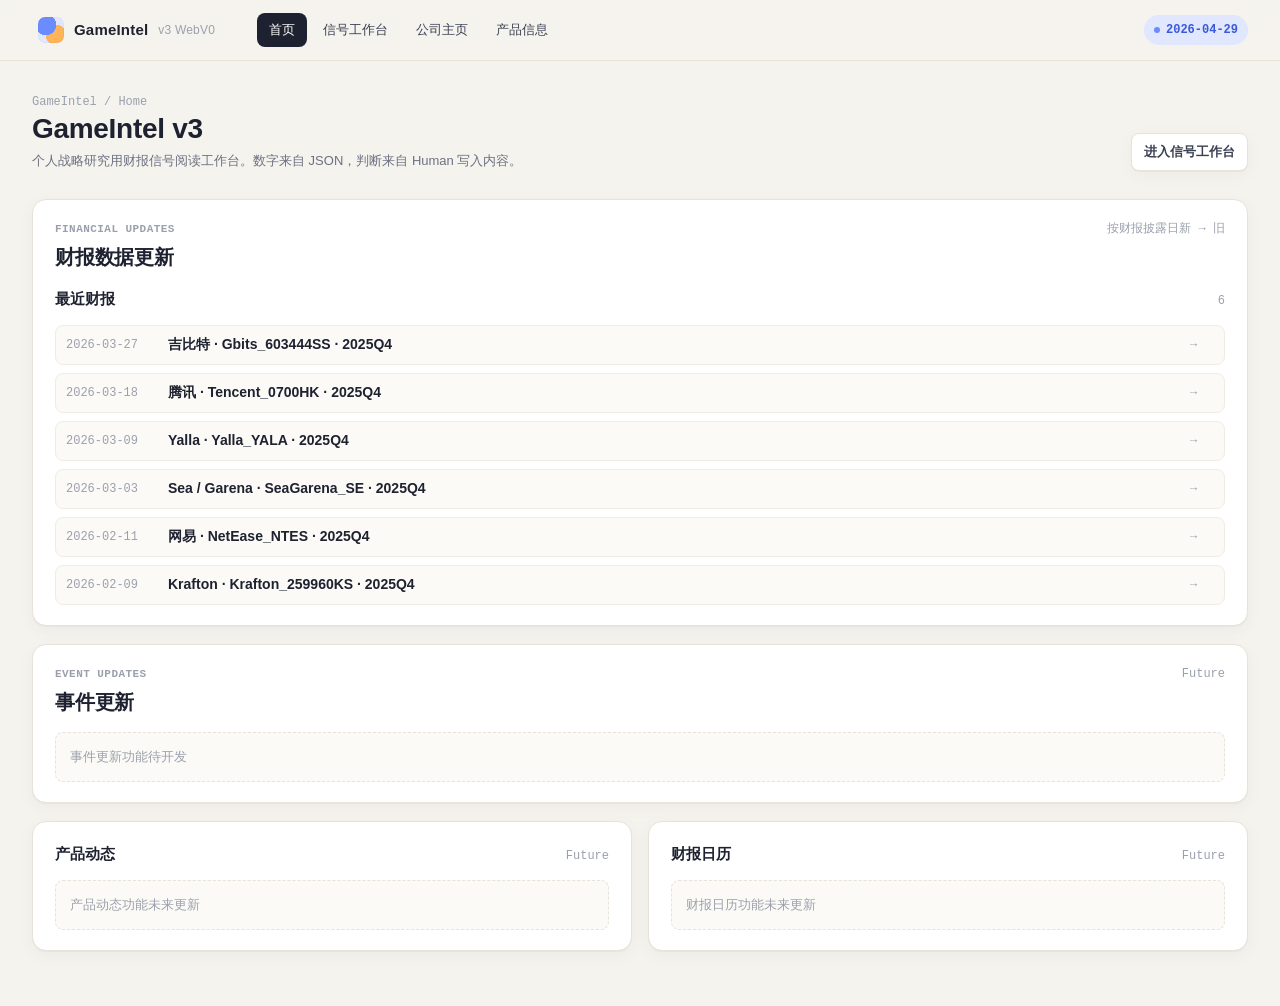
<file: index.html>
<!doctype html>
<html lang="zh-CN">
<head>
  <meta charset="UTF-8" />
  <meta name="viewport" content="width=device-width, initial-scale=1" />
  <title>GameIntel v3 WebV0</title>
  <link rel="stylesheet" href="styles.css" />
</head>
<body>
  <div id="root"></div>
  <script src="data/gi_web_data.js"></script>
  <script src="app.js"></script>
</body>
</html>
</file>
<file: styles.css>
:root {
  --bg: #f5f3ee;
  --paper: #ffffff;
  --paper-soft: #fbfaf6;
  --ink: #1e2230;
  --ink-2: #3a4152;
  --ink-3: #6b7180;
  --ink-4: #9ba0ad;
  --line: #e7e3d8;
  --line-soft: #efece3;
  --c1: #6a8cff;
  --c1-soft: #e0e7ff;
  --c2: #ffb45a;
  --c2-soft: #fde8cb;
  --c3: #4ec9a3;
  --c3-soft: #d5f0e4;
  --c4: #e86a7c;
  --c5: #a788ff;
  --c6: #5dc4e0;
  --warn: #db8b21;
  --shadow: 0 1px 0 rgba(30, 34, 48, 0.04), 0 4px 18px rgba(30, 34, 48, 0.04);
  --font: "Helvetica Neue", Helvetica, "PingFang SC", "Hiragino Sans GB", "Microsoft YaHei", sans-serif;
  --font-mono: "SF Mono", "JetBrains Mono", ui-monospace, Menlo, Consolas, monospace;
}

* { box-sizing: border-box; }
body {
  margin: 0;
  color: var(--ink);
  background: var(--bg);
  font-family: var(--font);
  font-size: 14px;
  line-height: 1.55;
  -webkit-font-smoothing: antialiased;
  font-feature-settings: "tnum" 1;
}
button, input, select { font: inherit; }
button { cursor: pointer; }

.topbar {
  position: sticky;
  top: 0;
  z-index: 20;
  min-height: 60px;
  padding: 0;
  background: rgba(245, 243, 238, 0.88);
  border-bottom: 1px solid var(--line);
  backdrop-filter: saturate(180%) blur(10px);
}
.topbar-inner {
  display: flex;
  align-items: center;
  gap: 20px;
  width: min(1280px, 100%);
  min-height: 60px;
  margin: 0 auto;
  padding: 0 32px;
}
.brand {
  display: flex;
  align-items: center;
  gap: 10px;
  border: 0;
  background: transparent;
  color: var(--ink);
  font-weight: 700;
  letter-spacing: 0.2px;
  font-size: 15px;
}
.brand-mark {
  width: 26px;
  height: 26px;
  border-radius: 7px;
  background:
    radial-gradient(circle at 30% 30%, var(--c1) 0 40%, transparent 41%),
    radial-gradient(circle at 70% 70%, var(--c2) 0 40%, transparent 41%),
    var(--c1-soft);
  box-shadow: inset 0 0 0 1px rgba(0, 0, 0, 0.03);
}
.version, .brand-sub {
  padding-left: 0;
  border-left: 0;
  color: var(--ink-4);
  font-weight: 500;
  font-size: 12px;
}
.nav {
  display: flex;
  align-items: center;
  gap: 4px;
  margin-left: 16px;
}
.nav button {
  border: 0;
  border-radius: 8px;
  background: transparent;
  color: var(--ink-2);
  padding: 7px 12px;
  font-size: 13px;
  font-weight: 500;
  transition: background 0.15s, color 0.15s;
}
.nav button:hover { background: var(--line-soft); }
.nav button.active {
  background: var(--ink);
  color: #fff;
}
.data-pill, .period-chip {
  margin-left: auto;
  border: 0;
  border-radius: 999px;
  color: #3a5bd9;
  background: var(--c1-soft);
  padding: 6px 10px;
  font-family: var(--font-mono);
  font-size: 12px;
  font-weight: 600;
}
.period-chip::before {
  content: "";
  width: 6px;
  height: 6px;
  border-radius: 50%;
  background: var(--c1);
  display: inline-block;
  margin-right: 6px;
}
.topbar-spacer { flex: 1; }
.app-shell, .page {
  width: min(1280px, calc(100vw - 64px));
  margin: 0 auto;
  padding: 32px 0 56px;
}
.eyebrow, .selector-label {
  color: var(--ink-4);
  font-family: var(--font-mono);
  font-size: 11px;
  font-weight: 600;
  letter-spacing: 0.45px;
  text-transform: uppercase;
}
.pill {
  display: inline-flex;
  align-items: center;
  min-height: 0;
  border: 1px solid var(--line);
  border-radius: 999px;
  background: var(--line-soft);
  color: var(--ink-2);
  padding: 4px 9px;
  font-family: var(--font-mono);
  font-size: 11px;
  font-weight: 600;
}
.page-hero {
  display: flex;
  justify-content: space-between;
  gap: 22px;
  align-items: flex-end;
  margin: 0 0 28px;
}
.crumbs, .meta, .dim {
  color: var(--ink-4);
  font-family: var(--font-mono);
  font-size: 12px;
}
.page-title {
  margin: 0;
  font-size: 28px;
  font-weight: 700;
  line-height: 1.18;
  letter-spacing: -0.3px;
}
.page-subtitle {
  max-width: 760px;
  color: var(--ink-3);
  margin-top: 6px;
  font-size: 13px;
  line-height: 1.6;
}
.soft-btn {
  border: 1px solid var(--line);
  border-radius: 8px;
  background: var(--paper);
  color: var(--ink-2);
  padding: 8px 12px;
  font-size: 13px;
  font-weight: 600;
  box-shadow: var(--shadow);
}
.card {
  background: var(--paper);
  border: 1px solid var(--line);
  border-radius: 14px;
  box-shadow: var(--shadow);
}
.card-pad { padding: 20px 22px; }
.card-title {
  display: flex;
  justify-content: space-between;
  gap: 12px;
  align-items: baseline;
  margin: 0 0 14px;
}
.card-title h3, .card-title h2 {
  margin: 0;
  font-size: 15px;
  font-weight: 600;
  letter-spacing: -0.1px;
}
.home-grid {
  display: grid;
  grid-template-columns: repeat(2, minmax(0, 1fr));
  gap: 16px;
}
.summary-hero {
  border: 1px solid var(--line);
  border-radius: 14px;
  background: var(--paper);
  box-shadow: var(--shadow);
  padding: 20px 22px;
}
.summary-hero h2 {
  margin: 4px 0 16px;
  font-size: 20px;
  font-weight: 700;
  letter-spacing: -0.2px;
}
.home-section-title h2 {
  margin-bottom: 0;
}
.home-section-gap {
  margin-top: 18px;
}
.update-grid, .grid-2 {
  display: grid;
  grid-template-columns: repeat(2, minmax(0, 1fr));
  gap: 16px;
}
.grid { display: grid; gap: 16px; }
.memo-list { display: grid; gap: 8px; }
.update-list { display: grid; gap: 8px; }
.memo-item {
  display: grid;
  grid-template-columns: 92px 1fr 24px;
  gap: 10px;
  align-items: center;
  min-height: 40px;
  padding: 8px 10px;
  border: 1px solid var(--line-soft);
  border-radius: 8px;
  background: var(--paper-soft);
}
.memo-date, .memo-type {
  color: var(--ink-4);
  font-family: var(--font-mono);
  font-size: 12px;
}
.memo-title {
  min-width: 0;
  overflow: hidden;
  text-overflow: ellipsis;
  white-space: nowrap;
  font-weight: 600;
}

.selector-panel { margin-bottom: 16px; }
.selector-topline {
  display: flex;
  justify-content: space-between;
  gap: 18px;
  align-items: flex-start;
  margin-bottom: 18px;
}
.selector-topline h3 {
  margin: 3px 0 2px;
  font-size: 18px;
  font-weight: 700;
  letter-spacing: -0.2px;
}
.selector-summary {
  display: flex;
  gap: 10px;
  flex-wrap: wrap;
  justify-content: flex-end;
  align-items: center;
}
.period-type-switch, .workbench-tabs {
  display: flex;
  gap: 4px;
  padding: 4px;
  border: 1px solid var(--line);
  border-radius: 12px;
  background: rgba(255, 255, 255, 0.55);
}
.period-type-switch button, .workbench-tabs button {
  border: 0;
  background: transparent;
  border-radius: 8px;
  padding: 7px 12px;
  color: var(--ink-3);
  font-size: 13px;
  font-weight: 600;
}
.period-type-switch button.active, .workbench-tabs button.active {
  background: var(--ink);
  color: #fff;
}
.range-label {
  border: 1px solid var(--line);
  border-radius: 999px;
  padding: 6px 10px;
  color: var(--ink-2);
  background: var(--paper);
  font-family: var(--font-mono);
  font-size: 12px;
}
.selector-stack { display: grid; gap: 14px; }
.company-combobox {
  position: relative;
  display: grid;
  gap: 10px;
}
.company-search-input {
  width: 100%;
  border: 1px solid var(--line);
  border-radius: 8px;
  background: var(--paper);
  padding: 10px 12px;
  color: var(--ink);
  font-size: 13px;
  transition: border-color 0.15s, box-shadow 0.15s;
}
.company-search-input:focus,
.period-input-grid input:focus {
  outline: none;
  border-color: var(--c1);
  box-shadow: 0 0 0 3px rgba(106, 140, 255, 0.14);
}
.combo-menu {
  display: grid;
  gap: 6px;
  margin-top: 0;
  max-height: 190px;
  overflow: auto;
}
.combo-menu[hidden],
.combo-option[hidden],
.combo-empty[hidden] {
  display: none;
}
.combo-option, .quick-company-row button {
  border: 1px solid var(--line);
  border-radius: 8px;
  background: var(--paper);
  padding: 8px 10px;
  color: var(--ink-2);
  font-size: 12.5px;
  font-weight: 600;
  text-align: left;
}
.quick-company-row .quick-action {
  border-color: #c8d3ff;
  background: #eef3ff;
  color: #3a5bd9;
}
.quick-company-row .quick-action:hover {
  border-color: var(--c1);
  background: var(--c1-soft);
  color: #2d4ac4;
}
.combo-option {
  display: flex;
  justify-content: space-between;
  gap: 12px;
  width: 100%;
}
.combo-option span:nth-child(2) { font-weight: 600; }
.combo-option em {
  margin-left: auto;
  color: var(--ink-4);
  font-style: normal;
  font-family: var(--font-mono);
  font-size: 12px;
}
.combo-empty, .selector-note {
  color: var(--ink-4);
  font-size: 13px;
}
.company-avatar {
  width: 20px;
  height: 20px;
  display: inline-flex;
  align-items: center;
  justify-content: center;
  place-items: center;
  flex: 0 0 auto;
  border-radius: 50%;
  background: var(--c1-soft);
  color: #3a5bd9;
  font-family: var(--font-mono);
  font-size: 11px;
  font-weight: 700;
}
.combo-option:hover, .quick-company-row button:hover {
  border-color: var(--c1);
  background: var(--c1-soft);
  color: #2d4ac4;
}
.selected-company-row, .quick-company-row, .selected-company-list {
  display: flex;
  flex-wrap: wrap;
  gap: 8px;
}
.selected-company-row {
  align-items: center;
  padding: 2px 0 4px;
}
.selected-company-list {
  align-items: center;
  min-height: 32px;
}
.selection-clear-action {
  border: 1px solid var(--line);
  border-radius: 8px;
  background: var(--line-soft);
  color: var(--ink-3);
  padding: 6px 10px;
  font-size: 12.5px;
  font-weight: 600;
}
.selection-clear-action:hover {
  border-color: #d6cdbf;
  background: var(--bg);
  color: var(--ink-2);
}
.selected-company-chip {
  display: inline-flex;
  align-items: center;
  gap: 7px;
  border: 1px solid var(--line);
  border-radius: 999px;
  background: var(--bg);
  color: var(--ink-2);
  padding: 5px 9px 5px 4px;
  font-size: 12.5px;
  font-weight: 600;
}
.quick-company-row {
  gap: 10px;
}
.period-input-panel {
  border-top: 1px solid var(--line-soft);
  padding-top: 14px;
}
.period-input-grid {
  display: grid;
  grid-template-columns: repeat(2, minmax(0, 1fr));
  gap: 12px;
}
.period-input-grid label {
  display: grid;
  gap: 7px;
  color: var(--ink-3);
  font-size: 12px;
  font-weight: 600;
}
.period-input-grid input {
  width: 100%;
  border: 1px solid var(--line);
  border-radius: 8px;
  background: var(--paper);
  color: var(--ink);
  padding: 8px 10px;
  font-size: 13px;
  font-family: var(--font-mono);
  font-weight: 600;
  transition: border-color 0.15s, box-shadow 0.15s;
}

.insight-panel { margin-bottom: 16px; }
.insight-source { margin-bottom: 10px; }
.insight-lines { display: grid; gap: 8px; }
.insight-line {
  display: grid;
  grid-template-columns: 28px 1fr;
  gap: 10px;
  padding: 10px 12px;
  border: 1px solid var(--line-soft);
  border-radius: 8px;
  background: var(--paper-soft);
}
.insight-line span {
  width: 20px;
  height: 20px;
  display: grid;
  place-items: center;
  border-radius: 50%;
  background: var(--ink);
  color: #fff;
  font-size: 11px;
  font-weight: 700;
}
.insight-line p {
  margin: 1px 0 0;
  color: var(--ink-2);
  font-size: 13px;
  line-height: 1.65;
}
.insight-empty-state, .data-missing {
  color: var(--ink-4);
  border: 1px dashed var(--line);
  border-radius: 8px;
  padding: 14px;
  background: var(--paper-soft);
  font-size: 13px;
}
.workbench-tabs {
  width: fit-content;
  margin: 16px 0;
}
.tab-stack { display: grid; gap: 16px; }
.section-kicker {
  display: flex;
  justify-content: space-between;
  gap: 12px;
  align-items: baseline;
  margin-top: 8px;
}
.section-kicker h1 { margin: 0; font-size: 24px; }

.metric-pair { display: grid; gap: 12px; }
.metric-pair-head {
  display: flex;
  justify-content: space-between;
  gap: 12px;
  align-items: flex-start;
}
.metric-pair-head h2 {
  margin: 0;
  font-size: 18px;
  font-weight: 700;
  letter-spacing: -0.2px;
}
.metric-head-actions {
  display: flex;
  justify-content: flex-end;
  align-items: flex-start;
  gap: 8px;
  flex-wrap: wrap;
}
.metric-note-line {
  margin-top: 2px;
  color: var(--ink-4);
  font-size: 12px;
  line-height: 1.6;
}
.metric-combo-grid {
  display: grid;
  grid-template-columns: repeat(2, minmax(0, 1fr));
  gap: 14px;
  align-items: stretch;
}
.metric-combo-panel {
  display: flex;
  flex-direction: column;
  min-width: 0;
  min-height: 330px;
  border: 1px solid var(--line-soft);
  border-radius: 10px;
  background: #fffdf8;
  padding: 13px;
}
.metric-combo-title {
  display: flex;
  justify-content: space-between;
  gap: 10px;
  align-items: baseline;
  margin-bottom: 9px;
}
.metric-combo-title span {
  color: var(--ink-2);
  font-size: 13px;
  font-weight: 700;
}
.metric-combo-title em {
  font-style: normal;
  font-family: var(--font-mono);
  color: var(--ink-2);
  font-size: 13px;
  font-weight: 700;
}
.dim-switch {
  display: flex;
  flex-wrap: wrap;
  gap: 6px;
  margin-bottom: 9px;
}
.dim-switch button {
  border: 1px solid var(--line);
  border-radius: 999px;
  background: var(--paper);
  color: var(--ink-3);
  padding: 5px 9px;
  font-size: 12px;
  font-weight: 600;
}
.dim-switch button.active {
  background: var(--ink);
  border-color: var(--ink);
  color: #fff;
}
.reason-text {
  border-top: 1px solid var(--line-soft);
  margin-top: 10px;
  padding-top: 10px;
  color: var(--ink-3);
  font-size: 13px;
  line-height: 1.65;
}
.reason-text p { margin: 0; }
.chart-area {
  min-width: 0;
  flex: 1;
  display: flex;
  flex-direction: column;
}
.chart-area svg {
  display: block;
  width: 100%;
  height: 250px;
  flex: 0 0 250px;
  overflow: visible;
}
.chart-area.compact svg { height: 230px; }
.grid-line {
  stroke: var(--line-soft);
  stroke-width: 1;
}
.axis-label {
  fill: var(--ink-4);
  font-size: 11px;
  font-family: var(--font);
  font-weight: 500;
}
.chart-value-label {
  fill: var(--ink-2);
  font-family: var(--font-mono);
  font-size: 11px;
  font-weight: 700;
  paint-order: stroke;
  stroke: var(--paper);
  stroke-width: 3px;
  stroke-linejoin: round;
}
.line-path {
  fill: none;
  stroke-width: 2.4;
  stroke-linecap: round;
  stroke-linejoin: round;
}
.chart-hotspot {
  pointer-events: all;
  outline: none;
}
.chart-hotspot:hover {
  filter: brightness(0.96);
  stroke: var(--ink-2);
  stroke-width: 1.4;
}
.chart-legend {
  display: flex;
  flex-wrap: wrap;
  gap: 10px 14px;
  margin-top: 8px;
  color: var(--ink-3);
  font-size: 12px;
  font-weight: 500;
}
.chart-legend span {
  display: inline-flex;
  align-items: center;
  gap: 6px;
}
.chart-legend i {
  width: 9px;
  height: 9px;
  display: inline-block;
  border-radius: 3px;
}
.chart-tooltip {
  position: fixed;
  z-index: 99;
  max-width: 260px;
  pointer-events: none;
  opacity: 0;
  transform: translateY(4px);
  transition: opacity 0.12s ease, transform 0.12s ease;
  white-space: pre-line;
  border: 1px solid var(--line);
  border-radius: 8px;
  background: rgba(255, 255, 255, 0.96);
  box-shadow: 0 18px 45px rgba(30, 34, 48, 0.16);
  color: var(--ink);
  padding: 10px 12px;
  font-size: 12px;
  line-height: 1.55;
}
.chart-tooltip.show {
  opacity: 1;
  transform: translateY(0);
}

.product-grid, .compare-grid {
  display: grid;
  grid-template-columns: repeat(2, minmax(0, 1fr));
  gap: 14px;
}
.product-item {
  border: 1px solid var(--line);
  border-radius: 8px;
  background: var(--paper);
  padding: 12px;
}
.product-item h4 {
  margin: 0 0 8px;
  font-size: 14px;
  font-weight: 700;
}
.product-item p {
  margin: 0;
  color: var(--ink-3);
  font-size: 13px;
  line-height: 1.55;
}
.kw-row { display: flex; flex-wrap: wrap; gap: 8px; }
.kw {
  border: 1px solid var(--line);
  border-radius: 999px;
  padding: 5px 9px;
  background: var(--bg);
  color: var(--ink-2);
  font-size: 12px;
  font-weight: 600;
}
.strategy-period-list {
  display: grid;
  gap: 12px;
}
.strategy-period {
  border: 1px solid var(--line-soft);
  border-radius: 12px;
  padding: 13px 14px;
  background: #fffdf8;
}
.strategy-period-head {
  display: flex;
  justify-content: space-between;
  gap: 12px;
  align-items: center;
  margin-bottom: 10px;
}
.strategy-period-head strong {
  color: var(--ink);
  font-size: 14px;
}
.strategy-period-head span {
  color: var(--ink-4);
  font-family: var(--font-mono);
  font-size: 12px;
  overflow: hidden;
  text-overflow: ellipsis;
  white-space: nowrap;
}
.product-table-wrap {
  overflow-x: auto;
}
.other-finance-scrollbar {
  position: sticky;
  top: 68px;
  z-index: 12;
  height: 24px;
  margin: 4px 0 0;
  overflow-x: auto;
  overflow-y: hidden;
  background: var(--paper);
  border-bottom: 1px solid var(--line-soft);
  scrollbar-gutter: stable;
}
.other-finance-scrollbar::-webkit-scrollbar {
  height: 10px;
}
.other-finance-scrollbar::-webkit-scrollbar-track {
  background: var(--line-soft);
  border-radius: 999px;
}
.other-finance-scrollbar::-webkit-scrollbar-thumb {
  background: #c8d3ff;
  border-radius: 999px;
  border: 2px solid var(--line-soft);
}
.other-finance-wrap {
  max-width: 100%;
  max-height: calc(100vh - 190px);
  overflow: auto;
  overscroll-behavior: contain;
  scrollbar-width: thin;
}
.other-finance-wrap::-webkit-scrollbar {
  height: 0;
  width: 10px;
}
.other-finance-wrap::-webkit-scrollbar-track {
  background: var(--line-soft);
  border-radius: 999px;
}
.other-finance-wrap::-webkit-scrollbar-thumb {
  background: #d2d8e8;
  border-radius: 999px;
  border: 2px solid var(--line-soft);
}
.tbl {
  width: 100%;
  border-collapse: collapse;
  font-size: 13px;
}
.other-finance-table {
  table-layout: fixed;
  border-collapse: separate;
  border-spacing: 0;
}
.tbl th, .tbl td {
  border-bottom: 1px solid var(--line-soft);
  padding: 9px 10px;
  text-align: left;
  vertical-align: top;
}
.other-finance-table th,
.other-finance-table td {
  border-right: 1px solid rgba(226, 220, 210, 0.72);
}
.other-finance-table th:last-child,
.other-finance-table td:last-child {
  border-right: 0;
}
.tbl td strong {
  display: block;
  color: var(--ink);
  font-weight: 700;
}
.tbl td small {
  display: block;
  margin-top: 4px;
  color: var(--ink-4);
  font-family: var(--font-mono);
  font-size: 11px;
  line-height: 1.35;
}
.tbl th {
  color: var(--ink-4);
  font-size: 11px;
  font-weight: 600;
  letter-spacing: 0.5px;
  text-transform: uppercase;
}
.other-finance-table th:first-child,
.other-finance-table td:first-child {
  position: sticky;
  left: 0;
  z-index: 2;
  background: var(--paper);
  box-shadow: 1px 0 0 var(--line-soft);
}
.other-finance-table th:first-child {
  z-index: 8;
}
.other-finance-table th:last-child,
.other-finance-table td:last-child {
  color: var(--ink-3);
  font-size: 12px;
  line-height: 1.45;
  word-break: break-word;
}
.other-finance-table thead th {
  position: sticky;
  background: #fbfaf6;
  z-index: 15;
}
.other-finance-table thead tr {
  height: 36px;
}
.other-finance-table thead tr:first-child th {
  top: 0;
}
.other-finance-table thead tr:nth-child(2) th {
  top: 36px;
}
.other-finance-table thead th:first-child {
  z-index: 30;
}
.other-finance-table thead tr:nth-child(2) th:first-child {
  z-index: 31;
}
.other-finance-table tbody td:first-child {
  z-index: 3;
}
.other-finance-table thead th.subhead {
  color: transparent;
}
.other-finance-table th[colspan] {
  text-align: center;
  border-bottom-color: var(--line);
}
.other-finance-table tbody tr:hover td {
  background: #fbfaf6;
}
.other-finance-table tbody tr:hover td:first-child {
  background: #fbfaf6;
}
.tbl .num {
  text-align: right;
  font-family: var(--font-mono);
  white-space: nowrap;
}
.tbl .muted-num {
  color: var(--ink-3);
  font-size: 12px;
}
.resizable-th {
  position: sticky;
}
.col-resize-handle {
  position: absolute;
  top: 0;
  right: -4px;
  width: 8px;
  height: 100%;
  cursor: col-resize;
  z-index: 20;
}
.resizable-th:hover .col-resize-handle,
.is-resizing-col .col-resize-handle {
  background: rgba(106, 140, 255, 0.18);
}
.is-resizing-col {
  cursor: col-resize;
  user-select: none;
}
.empty-workbench { text-align: center; padding: 42px; }
.empty-workbench h2 {
  margin: 0;
  font-size: 18px;
  font-weight: 700;
}

@media (max-width: 960px) {
  .topbar { padding: 12px 18px; }
  .topbar-inner { flex-wrap: wrap; gap: 12px; }
  .nav { order: 3; width: 100%; overflow-x: auto; margin-left: 0; }
  .data-pill { margin-left: 0; }
  .app-shell { width: min(100vw - 24px, 1280px); }
  .page { width: min(100vw - 24px, 1280px); }
  .page-hero, .selector-topline { display: grid; }
  .selector-summary { justify-content: flex-start; }
  .home-grid, .update-grid, .grid-2, .metric-combo-grid, .product-grid, .compare-grid, .period-input-grid {
    grid-template-columns: 1fr;
  }
  .workbench-tabs { width: 100%; overflow-x: auto; }
  .workbench-tabs button { flex: 1; white-space: nowrap; }
}
</file>
